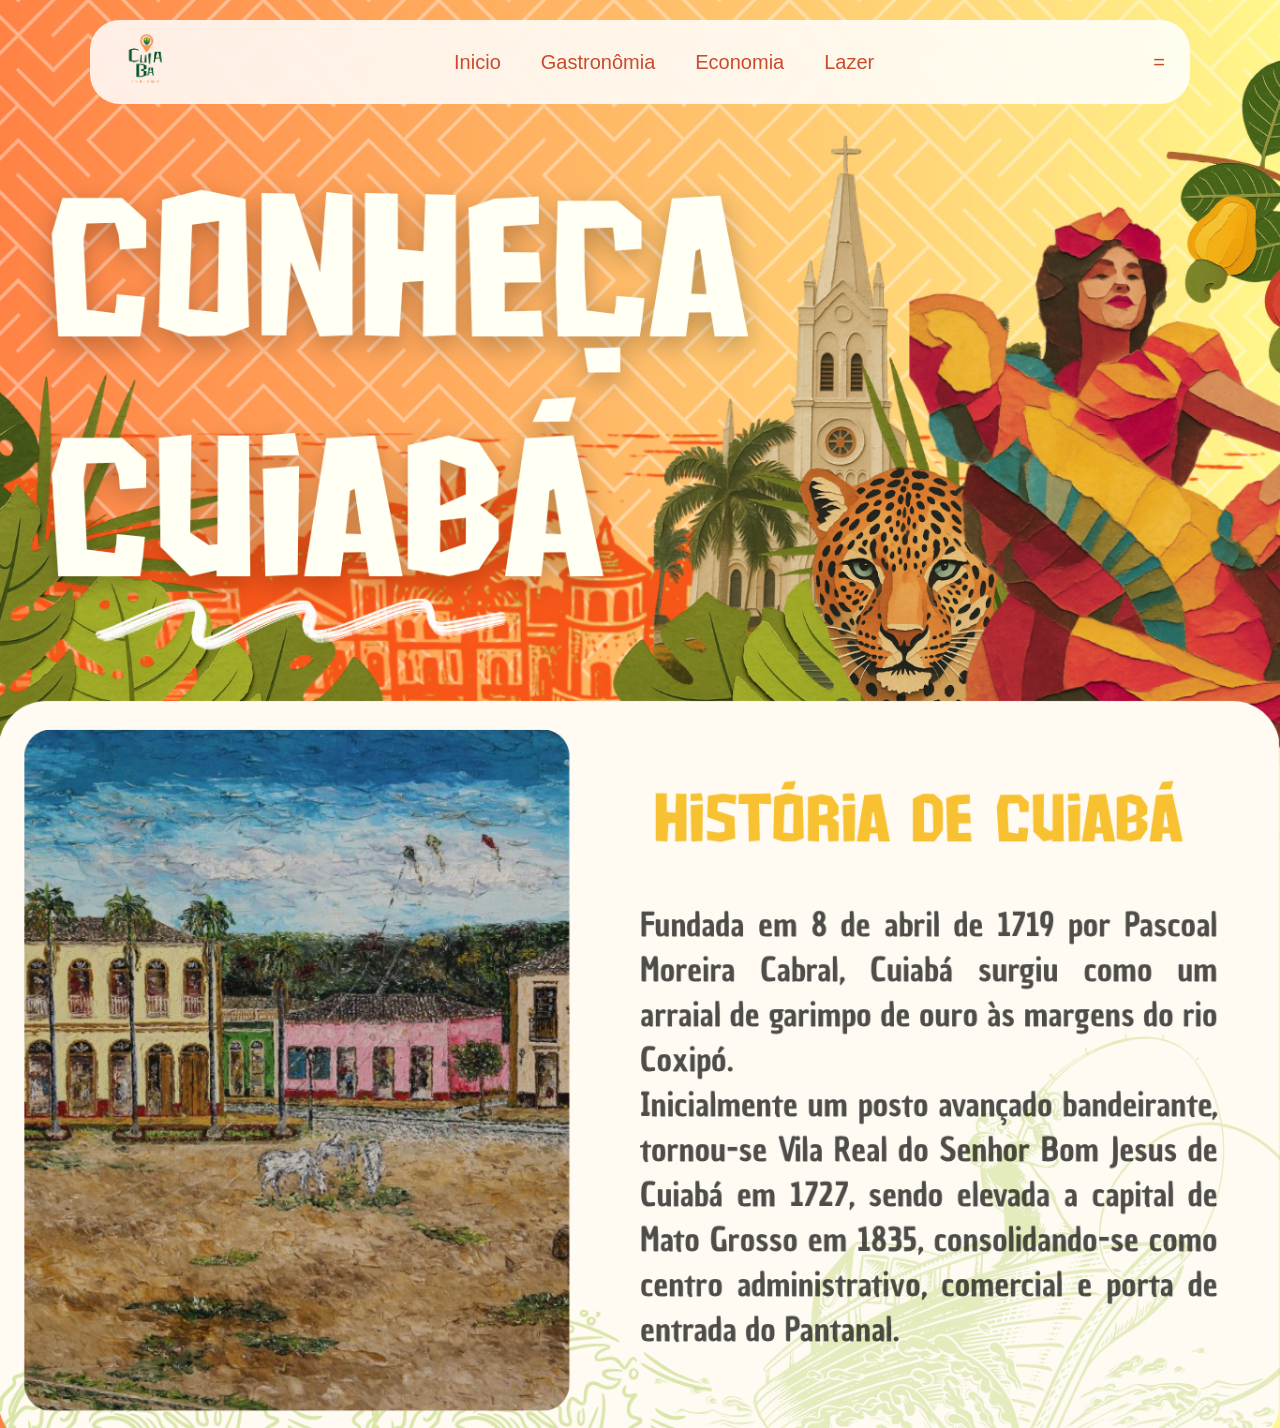
<file: index.html>
<!DOCTYPE html>
<html lang="pt-br">
<head>
  <meta charset="UTF-8">
  <title>Cuiabá</title>
  <link rel="stylesheet" href="style.css">
</head>

<body>
  <header class="header">
    <div class="container">
      <div class="logo">
        <img src="logo.png" alt="">
      </div>

      <nav class="menu">
        <ul>
          <li><a href="index.html">Inicio</a></li>
          <li><a href="comida.html">Gastronômia</a></li>
          <li><a href="cultura.html">Economia</a></li>
          <li><a href="natureza.html">Lazer</a></li>
        </ul>
      </nav>

      <div class="menu-icon">=</div>

    </div>
  </header>

  <main>
    <img src="inicio.png" class="bg-img">
  </main>
</body>
</html>
</file>
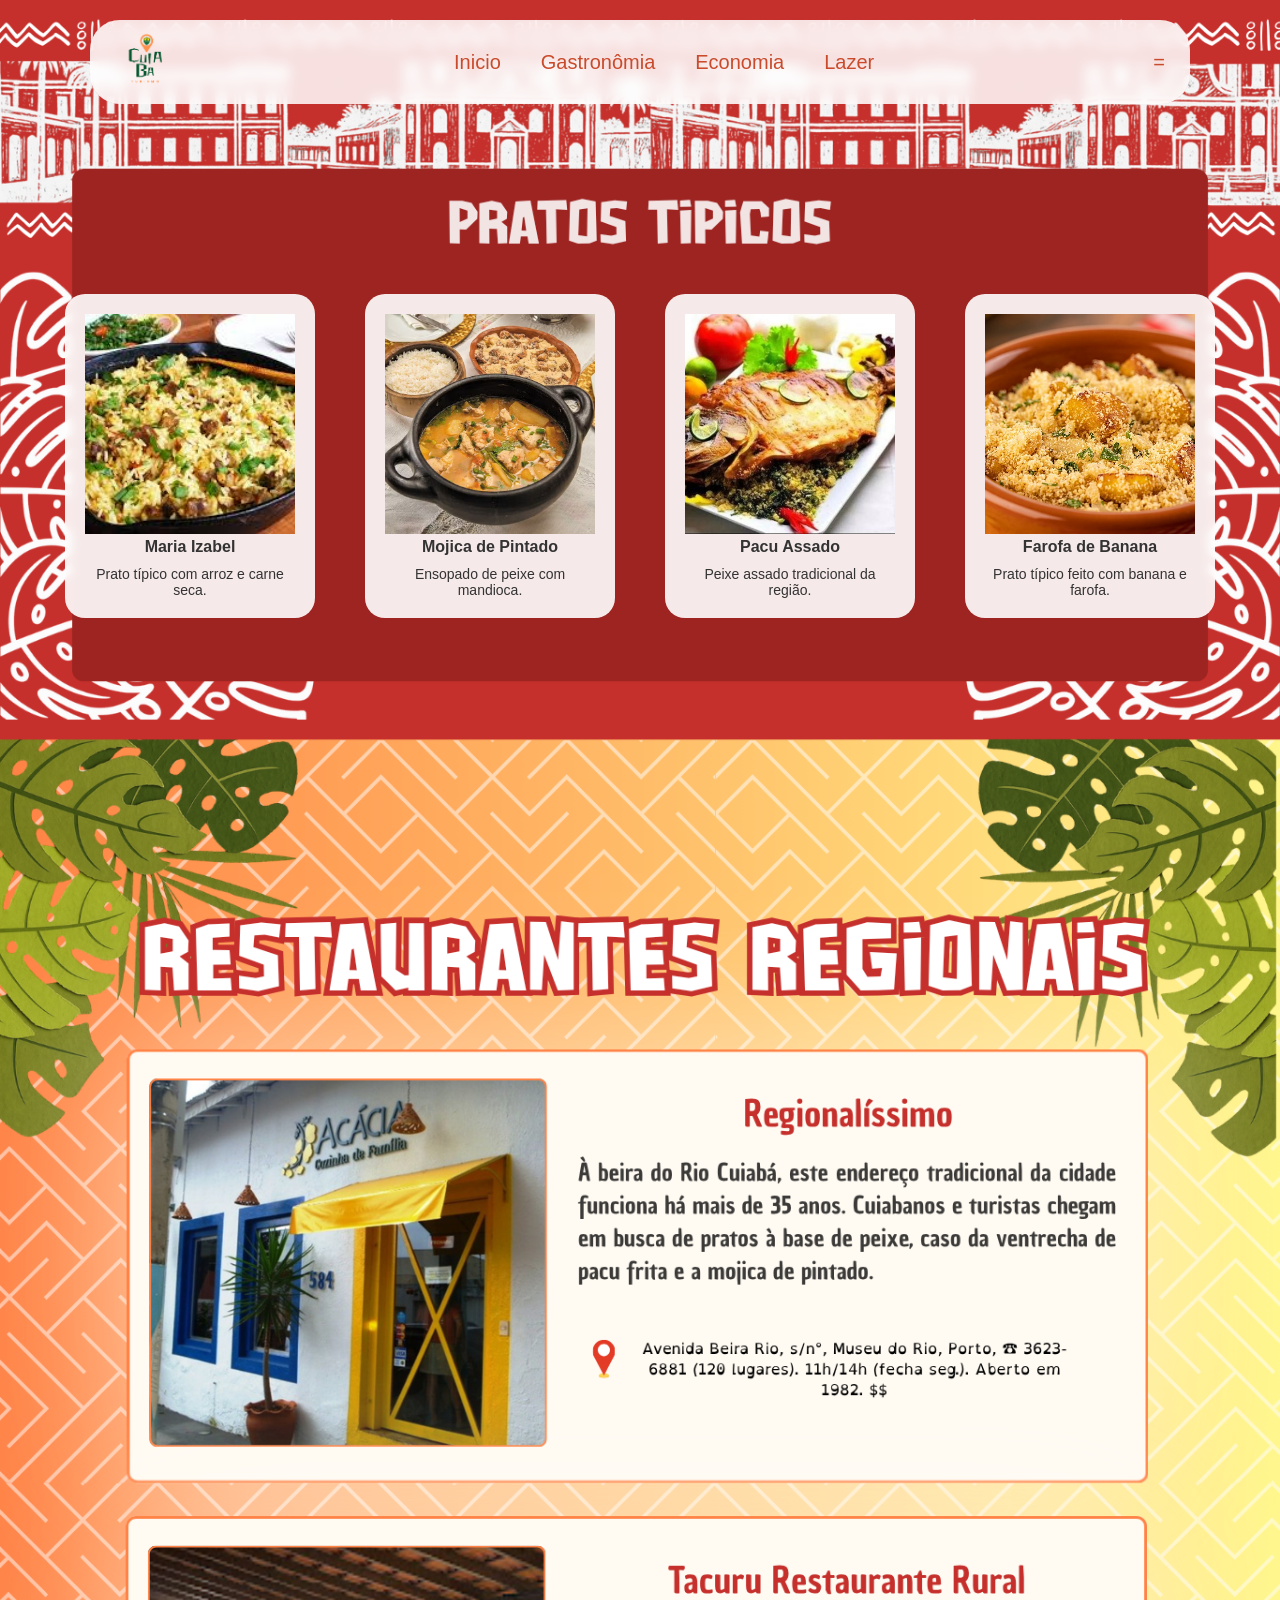
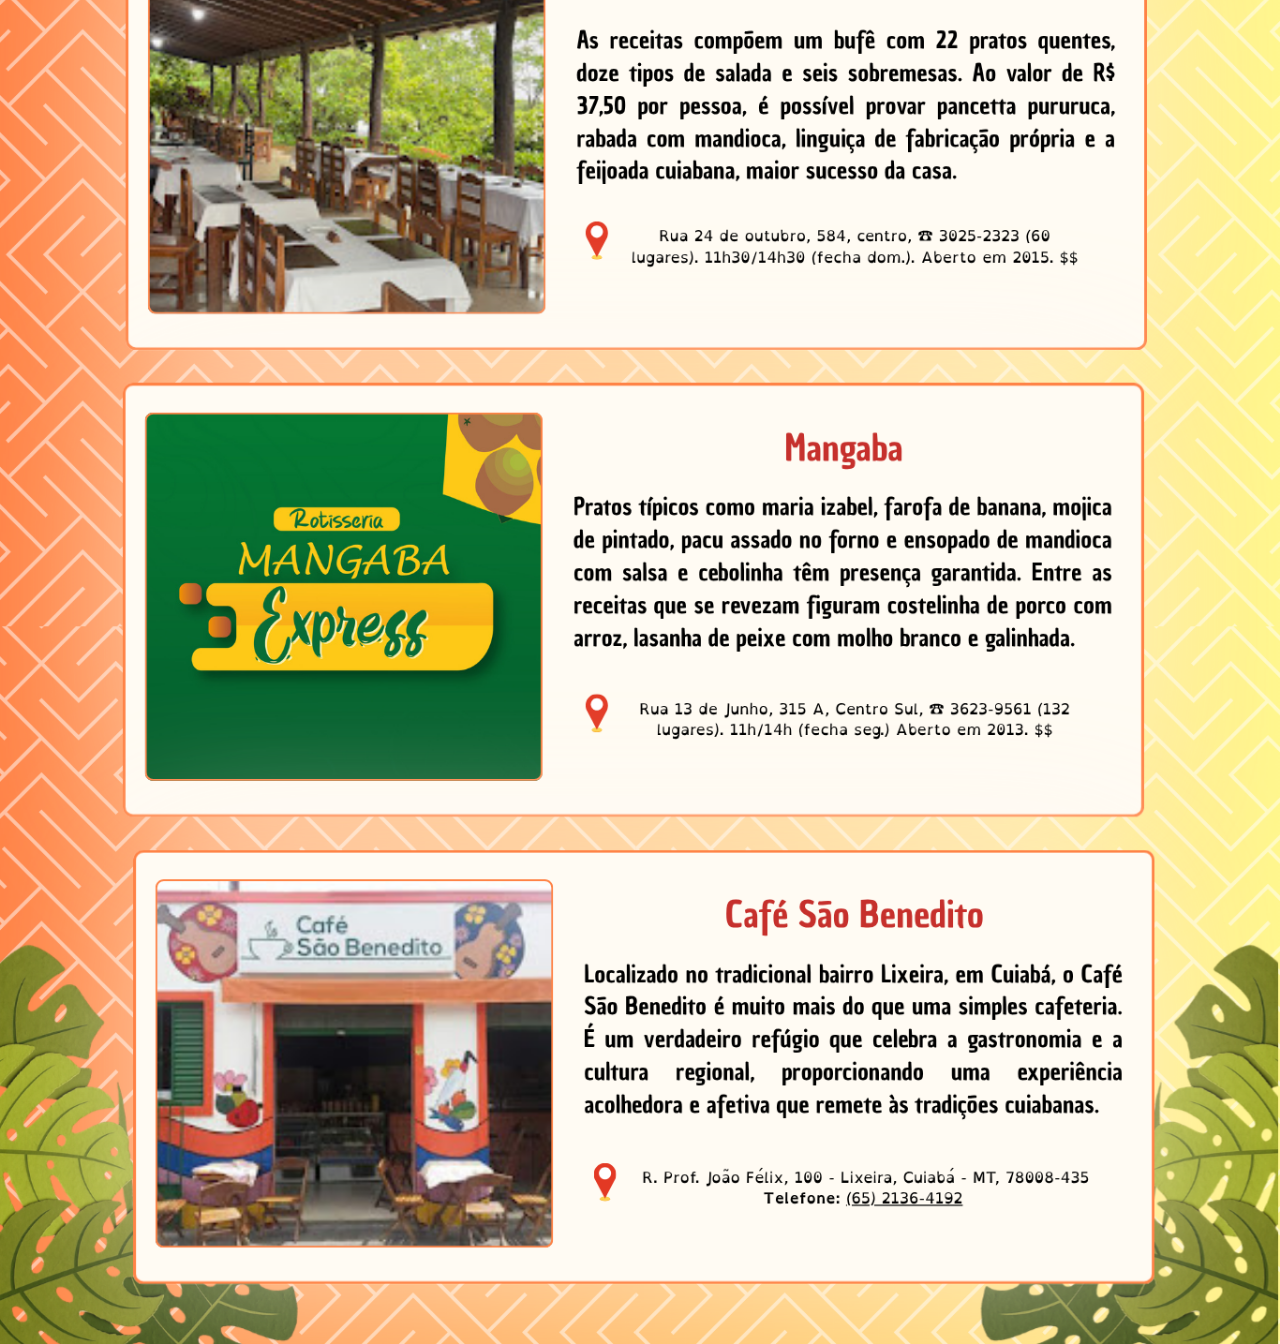
<file: comida.html>
<!DOCTYPE html>
<html lang="pt-br">
<head>
  <meta charset="UTF-8">
  <title>Comida</title>
  <link rel="stylesheet" href="style.css">
</head>

<body>
  <header class="header">
    <div class="container">
      <div class="logo">
        <img src="logo.png" alt="">
      </div>

      <nav class="menu">
        <ul>
          <li><a href="index.html">Inicio</a></li>
          <li><a href="comida.html">Gastronômia</a></li>
          <li><a href="cultura.html">Economia</a></li>
          <li><a href="natureza.html">Lazer</a></li>
        </ul>
      </nav>

      <div class="menu-icon">=</div>

    </div>
  </header>

  <main class="pagina-comida">
    <img src="comida.png" class="bg-img">

    <section class="comidas">
      <div class="card">
        <img src="maria isabel.jpg" alt="">
        <h2>Maria Izabel</h2>
        <p>Prato típico com arroz e carne seca.</p>
      </div>

      <div class="card">
        <img src="mojica de pintado.avif" alt="">
        <h2>Mojica de Pintado</h2>
        <p>Ensopado de peixe com mandioca.</p>
      </div>

      <div class="card">
        <img src="pacu-assado.webp" alt="">
        <h2>Pacu Assado</h2>
        <p>Peixe assado tradicional da região.</p>
      </div>

      <div class="card">
        <img src="farofa de banana.jpg" alt="">
        <h2>Farofa de Banana</h2>
        <p>Prato típico feito com banana e farofa.</p>
      </div>

    </section>
  </main>
</body>
</file>
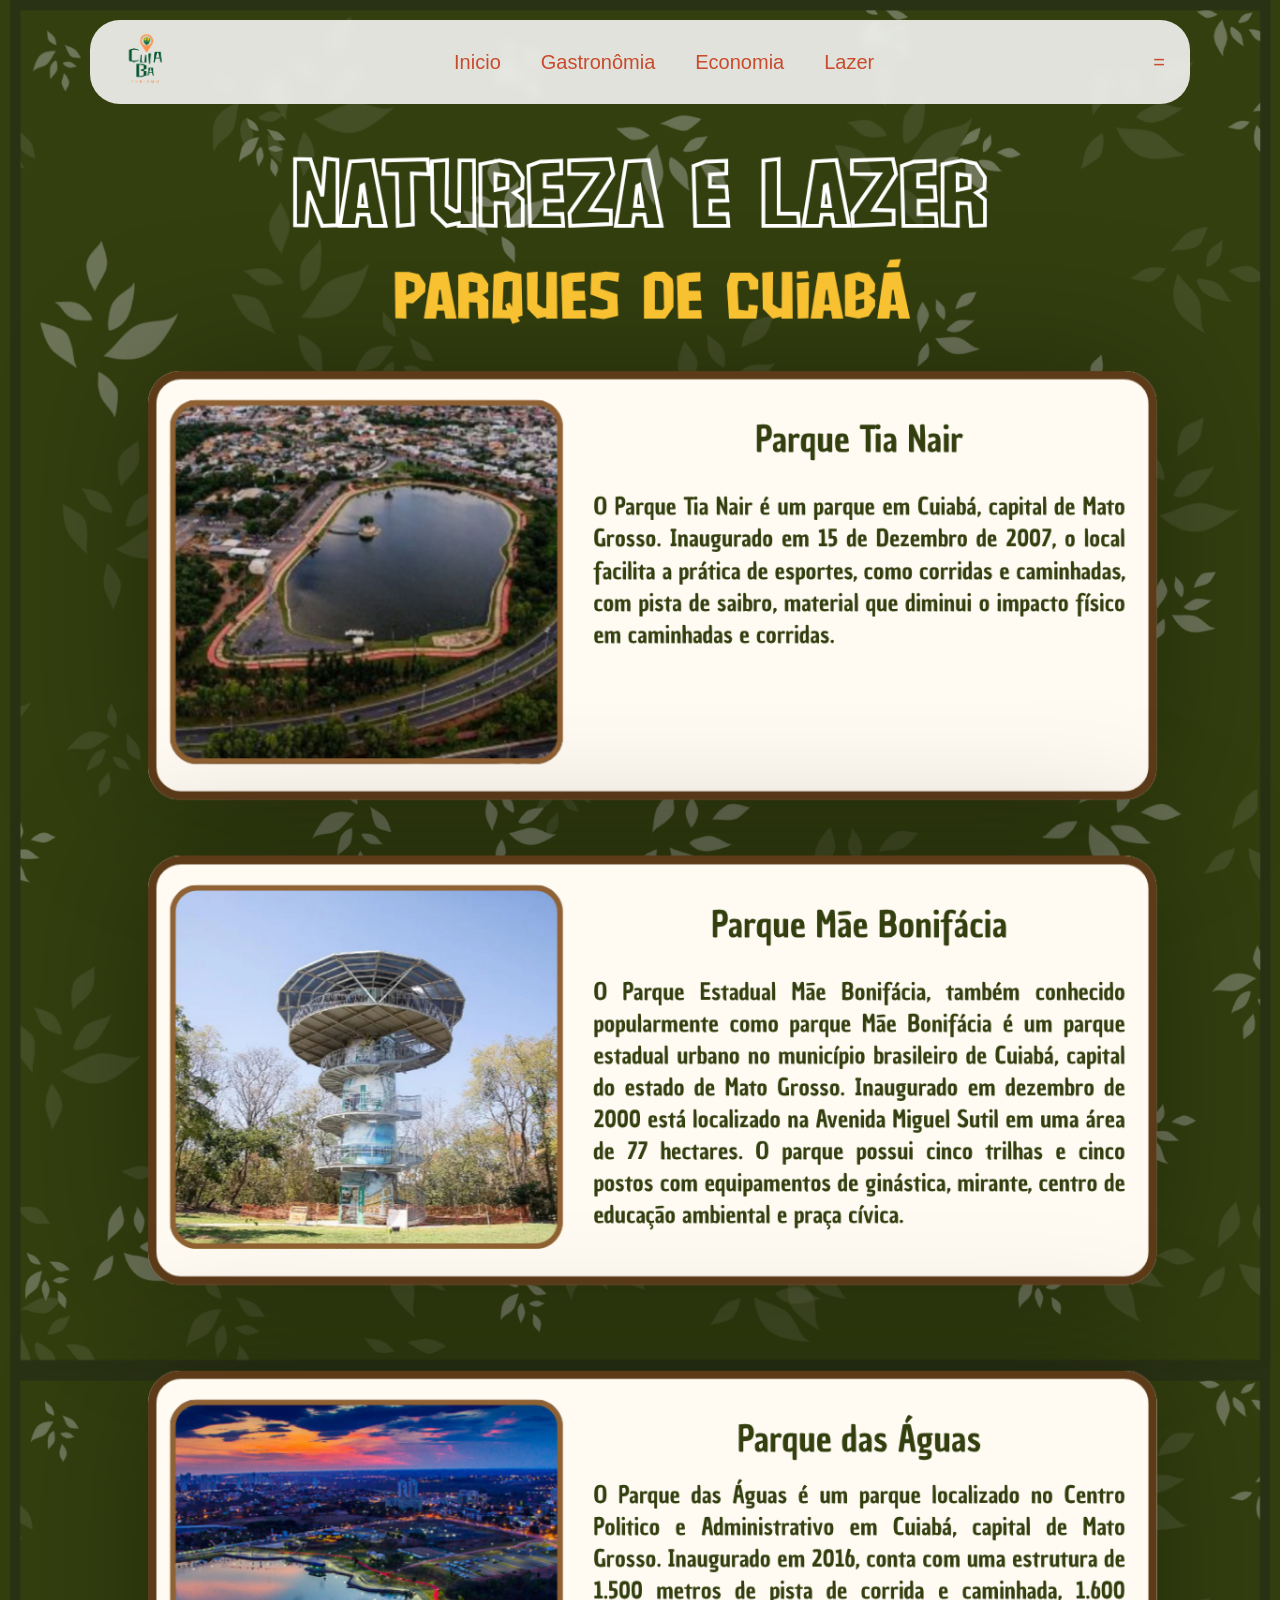
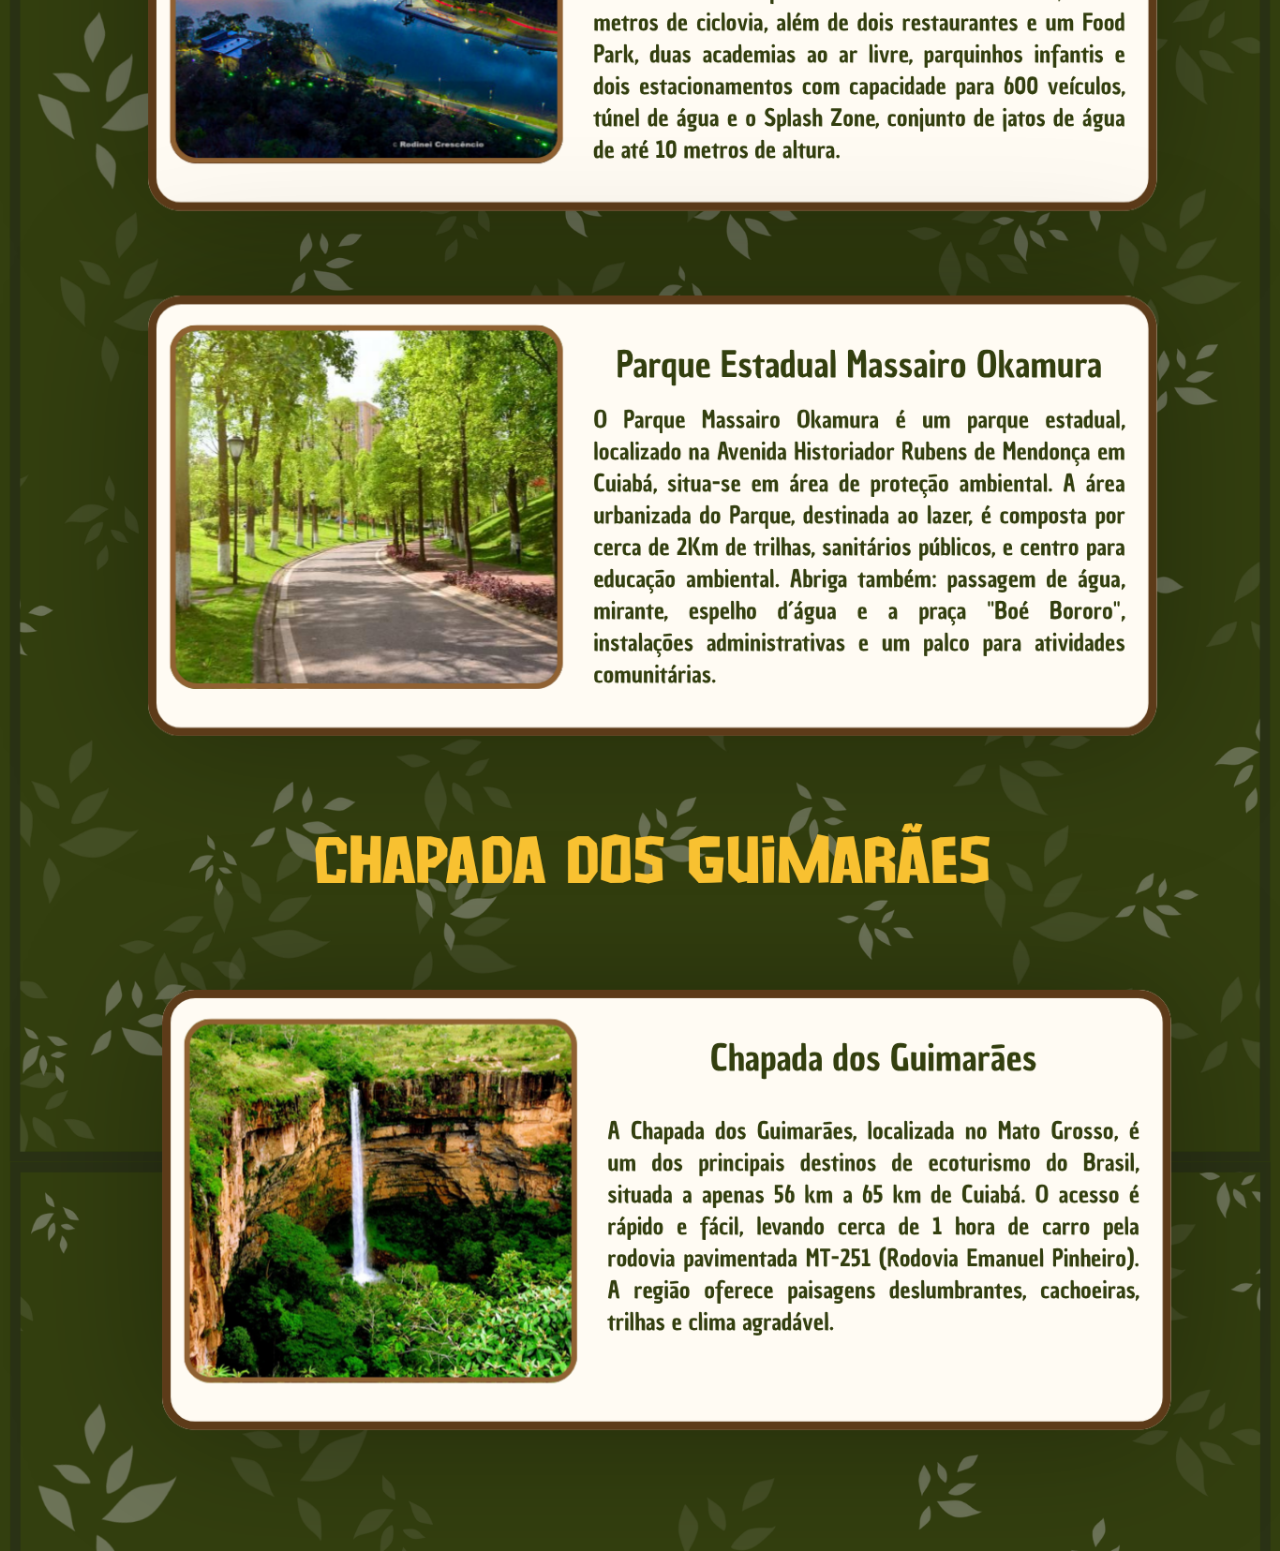
<file: natureza.html>
<!DOCTYPE html>
<html lang="pt-br">
<head>
  <meta charset="UTF-8">
  <title>Natureza</title>
  <link rel="stylesheet" href="style.css">
</head>

<body>
  <header class="header">
    <div class="container">
      <div class="logo">
        <img src="logo.png" alt="">
      </div>

      <nav class="menu">
        <ul>
          <li><a href="index.html">Inicio</a></li>
          <li><a href="comida.html">Gastronômia</a></li>
          <li><a href="cultura.html">Economia</a></li>
          <li><a href="natureza.html">Lazer</a></li>
        </ul>
      </nav>

      <div class="menu-icon">=</div>

    </div>
  </header>

  <main>
    <img src="lazer.png" class="bg-img">
  </main>
</body>
</file>
<file: style.css>
* {
  margin: 0;
  padding: 0;
  box-sizing: border-box;
}

body {
  font-family: 'Franklin Gothic Medium', 'Arial Narrow', Arial, sans-serif;
  background-size: cover;
}
header {
  position: fixed;
  top: 20px;
  width: 100%;
  display: flex;
  justify-content: center;
  z-index: 1000;
}
.container {
  width: 90%;
  max-width: 1100px;
  background: rgba(255, 255, 255, 0.85);
  backdrop-filter: blur(6px);
  border-radius: 30px;
  padding: 10px 25px;

  display: flex;
  align-items: center;
  justify-content: space-between;
}

.logo img{
  height: 60px;
}

.menu {
  display: flex;
  gap: 70px;
}

.menu a{
  text-decoration: none;
  color: #c94b2c;
  font-size: 20px;
  font-weight: 500;
  transition: 0.3s;
}

.menu a :hover{
  opacity: 0.7;
}

.menu-icon {
  font-size: 20px;
  color: #c94b2c;
  cursor: pointer;
}

nav ul {
  list-style: none;
  display: flex;
  justify-content: center;
}

nav ul li {
  margin: 0 20px;
}

nav a {
  color: white;
  text-decoration: none;
  font-weight: bold;
}

/* IMAGEM */
.bg-img {
  width: 100%;
  height: auto;
  display: block;
}

.pagina-comida {
  position: relative;
}

.comidas {
  position: absolute;
  top: 10%;
  left: 50%;
  transform: translateX(-50%);
  display: flex;
  gap: 50px;
}

.card img {
  width: 100%;
  height: 220px;
  object-fit: cover;
}
.card {
  background: rgba(255, 255, 255, 0.9);
  color: #333;
  padding: 20px;
  border-radius: 20px;
  width: 250px;
  text-align: center;
  backdrop-filter: blur(5px);
}

.card h2 {
  font-size: 16px;
  margin-bottom: 10px;
}

.card p {
  font-size: 14px;
}
</file>
